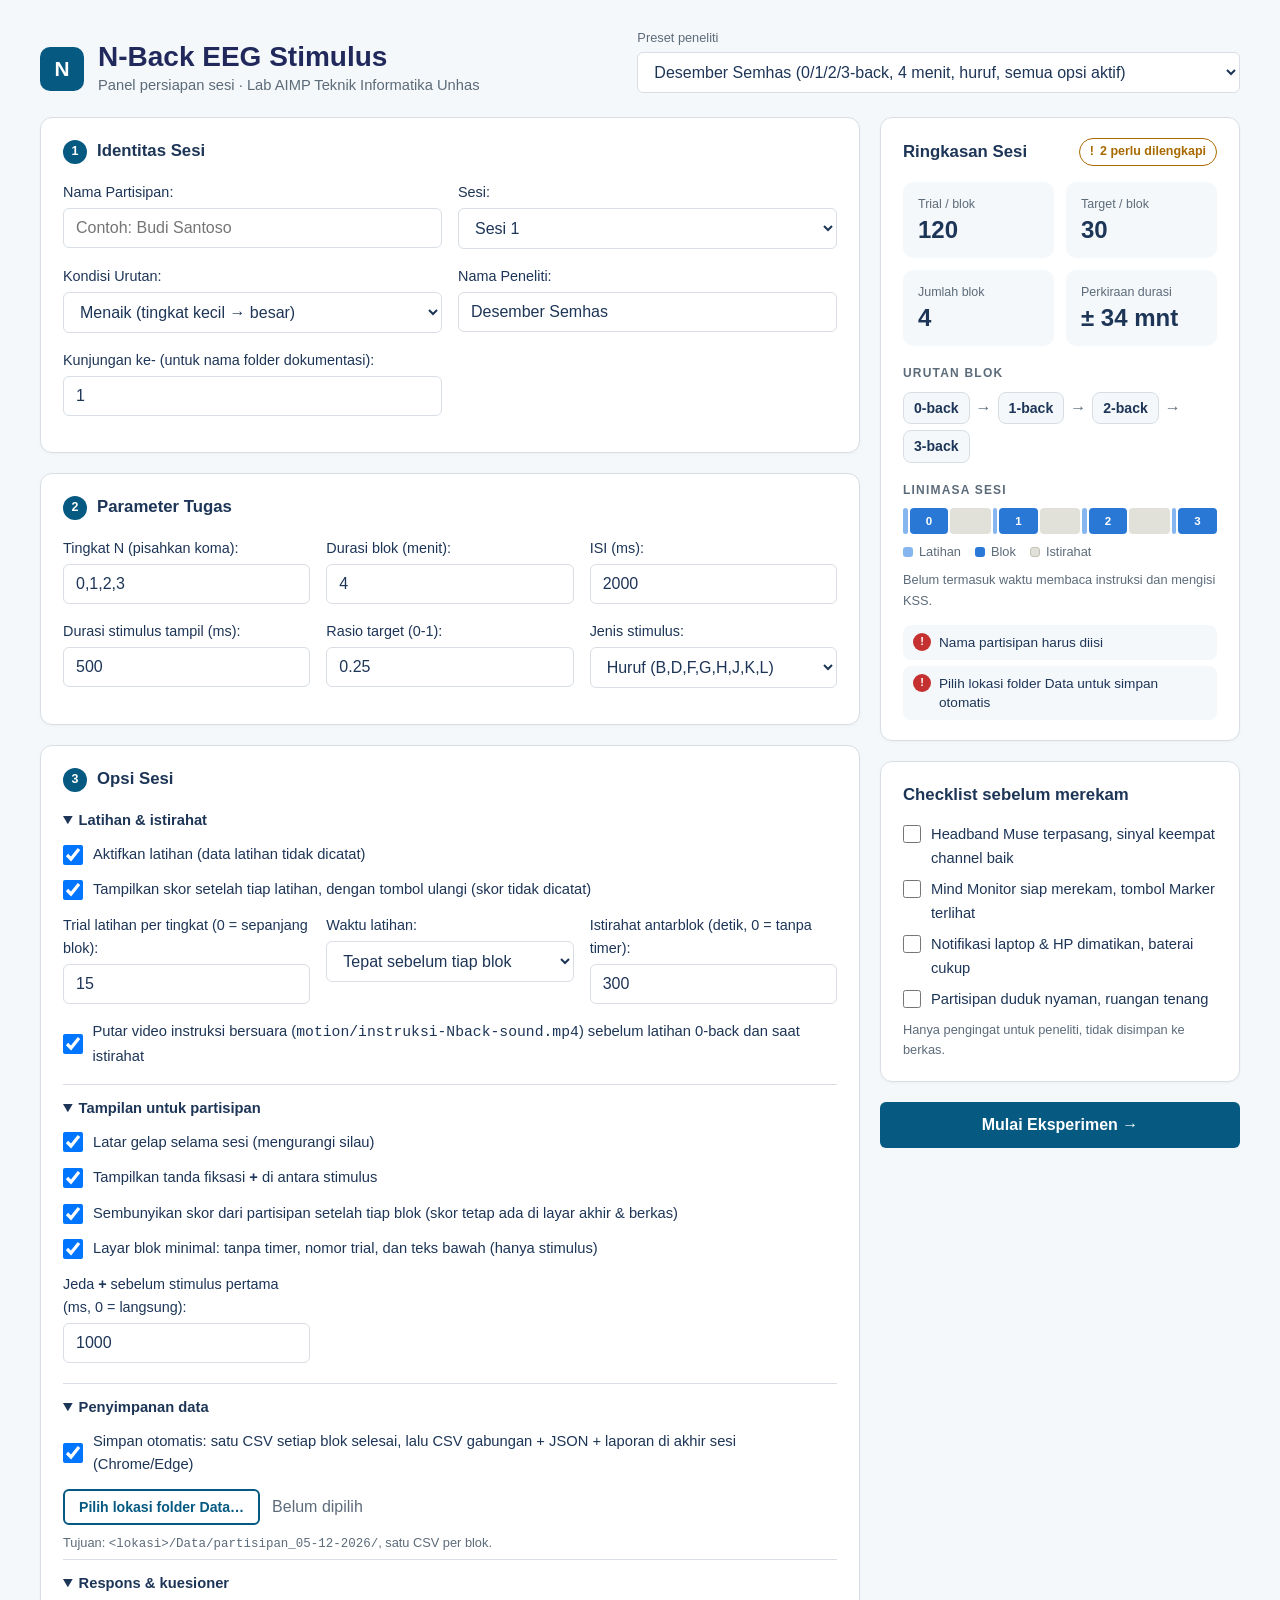
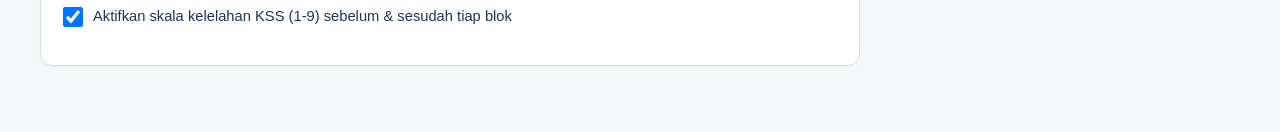
<file: index.html>
<!DOCTYPE html>
<html lang="id">
<head>
  <meta charset="UTF-8">
  <meta name="viewport" content="width=device-width, initial-scale=1.0">
  <title>N-Back EEG Stimulus Platform</title>
  <link rel="stylesheet" href="css/style.css">
</head>
<body>

  <!-- ================================================================ -->
  <!-- LAYAR 1: SETUP                                                     -->
  <!-- ================================================================ -->
  <section id="screen-setup" class="screen active dash-screen">
    <div class="dash">
      <header class="dash-topbar">
        <div class="dash-brand">
          <div class="dash-logo" aria-hidden="true">N</div>
          <div>
            <h1>N-Back EEG Stimulus</h1>
            <p class="dash-sub">Panel persiapan sesi · Lab AIMP Teknik Informatika Unhas</p>
          </div>
        </div>
        <label class="dash-preset">
          Preset peneliti
          <select id="preset-select">
            <option value="custom">Custom (isi manual)</option>
          </select>
        </label>
      </header>

      <div class="dash-grid">
      <div class="dash-main">

      <div class="card dash-card">
        <div class="dash-card-head"><span class="dash-step">1</span><h2>Identitas Sesi</h2></div>
        <div class="grid-2">
          <label>
            Nama Partisipan:
            <input type="text" id="participant-name" placeholder="Contoh: Budi Santoso" required>
          </label>
          <label>
            Sesi:
            <select id="session">
              <option value="S1">Sesi 1</option>
              <option value="S2">Sesi 2</option>
            </select>
          </label>
          <label>
            Kondisi Urutan:
            <select id="condition">
              <option value="menaik">Menaik (tingkat kecil → besar)</option>
              <option value="acak">Acak</option>
            </select>
          </label>
          <label>
            Nama Peneliti:
            <input type="text" id="researcher-name" placeholder="Contoh: Mutiah Arinil">
          </label>
          <label>
            Kunjungan ke- (untuk nama folder dokumentasi):
            <input type="number" id="visit-number" value="1" min="1" max="20">
          </label>
        </div>
      </div>

      <div class="card dash-card">
        <div class="dash-card-head"><span class="dash-step">2</span><h2>Parameter Tugas</h2></div>
        <div class="grid-3">
          <label>
            Tingkat N (pisahkan koma):
            <input type="text" id="n-levels" value="1,2,3" placeholder="1,2,3">
          </label>
          <label>
            Durasi blok (menit):
            <input type="number" id="block-duration" value="4" min="1" max="15">
          </label>
          <label>
            ISI (ms):
            <input type="number" id="isi" value="2000" min="500" max="5000" step="100">
          </label>
          <label>
            Durasi stimulus tampil (ms):
            <input type="number" id="stim-duration" value="500" min="100" max="2000" step="50">
          </label>
          <label>
            Rasio target (0-1):
            <input type="number" id="target-ratio" value="0.25" min="0.05" max="0.8" step="0.05">
          </label>
          <label>
            Jenis stimulus:
            <select id="stimulus-type">
              <option value="grid3x3">Kotak 3x3 (posisi)</option>
              <option value="letters">Huruf (B,D,F,G,H,J,K,L)</option>
              <option value="digits">Angka (1-8)</option>
            </select>
          </label>
        </div>

        <div id="grid-hint" class="note">
          Mode kotak 3x3: satu sel menyala tiap trial. Partisipan menekan <strong>SPASI</strong>
          (atau mengklik/menyentuh layar) kalau posisi sel sama dengan posisi N langkah sebelumnya.
          Untuk 0-back (ground truth baseline), partisipan menekan SPASI saat kotak tengah menyala.
          Kolom <code>stimulus</code> di CSV berisi posisi sel, contoh <code>r2c2</code> (kotak tengah) atau <code>r2c3</code>.
        </div>
      </div>

      <div class="card dash-card">
        <div class="dash-card-head"><span class="dash-step">3</span><h2>Opsi Sesi</h2></div>

        <details class="dash-group" open>
          <summary>Latihan &amp; istirahat</summary>
          <label class="toggle">
            <input type="checkbox" id="enable-practice" checked>
            <span>Aktifkan latihan (data latihan tidak dicatat)</span>
          </label>
          <label class="toggle">
            <input type="checkbox" id="show-practice-feedback">
            <span>Tampilkan skor setelah tiap latihan, dengan tombol ulangi (skor tidak dicatat)</span>
          </label>
          <div class="grid-3 options-grid">
            <label>
              Trial latihan per tingkat (0 = sepanjang blok):
              <input type="number" id="practice-trials" value="0" min="0" max="300">
            </label>
            <label>
              Waktu latihan:
              <select id="practice-placement">
                <option value="per_block">Tepat sebelum tiap blok</option>
                <option value="before_session">Semua di awal sesi, sebelum blok 1</option>
              </select>
            </label>
            <label>
              Istirahat antarblok (detik, 0 = tanpa timer):
              <input type="number" id="rest-seconds" value="0" min="0" max="900" step="10">
            </label>
          </div>
          <label class="toggle">
            <input type="checkbox" id="motion-videos">
            <span>Putar video instruksi bersuara (<code>motion/instruksi-Nback-sound.mp4</code>) sebelum latihan 0-back dan saat istirahat</span>
          </label>
        </details>

        <details class="dash-group" open>
          <summary>Tampilan untuk partisipan</summary>
          <label class="toggle">
            <input type="checkbox" id="dark-theme">
            <span>Latar gelap selama sesi (mengurangi silau)</span>
          </label>
          <label class="toggle">
            <input type="checkbox" id="show-fixation">
            <span>Tampilkan tanda fiksasi <strong>+</strong> di antara stimulus</span>
          </label>
          <label class="toggle">
            <input type="checkbox" id="hide-block-feedback">
            <span>Sembunyikan skor dari partisipan setelah tiap blok (skor tetap ada di layar akhir &amp; berkas)</span>
          </label>
          <label class="toggle">
            <input type="checkbox" id="minimal-block-screen">
            <span>Layar blok minimal: tanpa timer, nomor trial, dan teks bawah (hanya stimulus)</span>
          </label>
          <div class="grid-3 options-grid">
            <label>
              Jeda <strong>+</strong> sebelum stimulus pertama (ms, 0 = langsung):
              <input type="number" id="lead-in-ms" value="0" min="0" max="5000" step="100">
            </label>
          </div>
        </details>

        <details class="dash-group" open>
          <summary>Penyimpanan data</summary>
          <label class="toggle">
            <input type="checkbox" id="autosave-per-block">
            <span>Simpan otomatis: satu CSV setiap blok selesai, lalu CSV gabungan + JSON + laporan di akhir sesi (Chrome/Edge)</span>
          </label>
          <div id="autosave-folder-row" class="folder-row" style="display:none">
            <button type="button" id="btn-pick-data-root" class="btn-secondary btn-small">Pilih lokasi folder Data…</button>
            <span id="data-root-label" class="muted">Belum dipilih</span>
          </div>
          <p id="autosave-path-preview" class="dash-footnote" style="display:none"></p>
        </details>

        <details class="dash-group" open>
          <summary>Respons &amp; kuesioner</summary>
          <label class="toggle">
            <input type="checkbox" id="enable-fatigue">
            <span>Aktifkan skala kelelahan KSS (1-9) sebelum &amp; sesudah tiap blok</span>
          </label>
          <label class="toggle" id="row-randomize-layout">
            <input type="checkbox" id="randomize-layout">
            <span>Acak posisi kotak-kotak di layar (catatan: analisis wajib memakai urutan tampil)</span>
          </label>
          <label class="toggle" id="row-click-response">
            <input type="checkbox" id="enable-click-response" checked>
            <span>Izinkan partisipan menjawab dengan klik/sentuh layar, bukan hanya SPASI</span>
          </label>
        </details>
      </div>

      </div><!-- /.dash-main -->

      <aside class="dash-side">
        <div class="card dash-card">
          <div class="dash-card-head">
            <h2>Ringkasan Sesi</h2>
            <span id="setup-status" class="status-chip"></span>
          </div>
          <div class="kpi-grid kpi-grid-2">
            <div class="kpi"><div class="kpi-label">Trial / blok</div><div id="sum-trials" class="kpi-value">-</div></div>
            <div class="kpi"><div class="kpi-label">Target / blok</div><div id="sum-targets" class="kpi-value">-</div></div>
            <div class="kpi"><div class="kpi-label">Jumlah blok</div><div id="sum-blocks" class="kpi-value">-</div></div>
            <div class="kpi"><div class="kpi-label">Perkiraan durasi</div><div id="sum-duration" class="kpi-value">-</div></div>
          </div>

          <h3 class="dash-label">Urutan blok</h3>
          <div id="sum-order" class="order-chips"></div>

          <h3 class="dash-label">Linimasa sesi</h3>
          <div id="sum-timeline" class="timeline-bar"></div>
          <div class="timeline-legend">
            <span><i class="sw sw-practice"></i>Latihan</span>
            <span><i class="sw sw-block"></i>Blok</span>
            <span><i class="sw sw-rest"></i>Istirahat</span>
          </div>
          <p class="dash-footnote">Belum termasuk waktu membaca instruksi dan mengisi KSS.</p>

          <ul id="sum-issues" class="issue-list"></ul>
        </div>

        <div class="card dash-card">
          <h2>Checklist sebelum merekam</h2>
          <label class="toggle check-item"><input type="checkbox"><span>Headband Muse terpasang, sinyal keempat channel baik</span></label>
          <label class="toggle check-item"><input type="checkbox"><span>Mind Monitor siap merekam, tombol Marker terlihat</span></label>
          <label class="toggle check-item"><input type="checkbox"><span>Notifikasi laptop &amp; HP dimatikan, baterai cukup</span></label>
          <label class="toggle check-item"><input type="checkbox"><span>Partisipan duduk nyaman, ruangan tenang</span></label>
          <p class="dash-footnote">Hanya pengingat untuk peneliti, tidak disimpan ke berkas.</p>
        </div>

        <div id="start-validation-error" class="warning alert-error" style="display:none"></div>
        <button id="btn-start" class="btn-primary btn-block">Mulai Eksperimen →</button>
      </aside>
      </div><!-- /.dash-grid -->
    </div>
  </section>

  <!-- ================================================================ -->
  <!-- LAYAR 2: INSTRUKSI + QUICK TIPS                                   -->
  <!-- ================================================================ -->
  <section id="screen-instructions" class="screen">
    <div class="container">
      <div id="rest-banner" class="rest-banner" style="display:none">
        <p class="rest-title">Istirahat</p>
        <div id="rest-timer" class="rest-timer">02:00</div>
        <!-- motion_videos: motion/instruksi-<n>back-sound.mp4 untuk blok berikutnya, bersuara & berulang -->
        <video id="rest-video" class="motion-video" loop playsinline disablepictureinpicture preload="auto" style="display:none"></video>
        <p class="rest-note">Tetap duduk santai dan jangan melepas headband.</p>
      </div>
      <p id="practice-phase-label" class="phase-label" style="display:none"></p>
      <h1>Instruksi Tugas</h1>
      <!-- motion_videos: video instruksi 0-back sebelum latihan 0-back (bukan layar penuh) -->
      <video id="instruction-video" class="motion-video" loop playsinline disablepictureinpicture preload="auto" style="display:none"></video>
      <div class="card instruction-card">
        <h2>Cara Mengerjakan Tugas <span id="current-n-display"></span>-back</h2>
        <div id="instructions-body"></div>
        <!-- diisi oleh buildInstructions() -->
        <p id="tips-body" class="instruction-tip"></p>
      </div>

      <div class="instruction-footer">
        <div class="progress-info">
          Blok <span id="block-current">1</span> dari <span id="block-total">3</span>
        </div>
        <button id="btn-continue-to-practice-or-fatigue" class="btn-primary">Lanjut →</button>
      </div>
    </div>
  </section>

  <!-- ================================================================ -->
  <!-- LAYAR 2b: PRACTICE INTRO                                          -->
  <!-- ================================================================ -->
  <section id="screen-practice-intro" class="screen">
    <div class="container">
      <h1>Sesi Latihan</h1>
      <div class="card">
        <h2>Latihan <span id="practice-intro-n"></span>-back</h2>
        <p>Ini pemanasan: <strong><span id="practice-intro-trials">120</span> trial</strong> dengan aturan main yang sama seperti blok sebenarnya.</p>
        <p id="practice-note"></p>
        <p class="note">💡 Latihan ini bebas tekanan. Fokus pada memahami ritme tugas, bukan performa.</p>
      </div>
      <div class="btn-group">
        <button id="btn-start-practice" class="btn-primary">Mulai Latihan →</button>
        <button id="btn-skip-practice" class="btn-secondary">Lewati Latihan</button>
      </div>
    </div>
  </section>

  <!-- ================================================================ -->
  <!-- LAYAR 2b-2: HASIL LATIHAN (show_practice_feedback)                -->
  <!-- Skor dihitung dari runner.results, TIDAK dari logger.             -->
  <!-- ================================================================ -->
  <section id="screen-practice-result" class="screen">
    <div class="container">
      <p class="phase-label">LATIHAN · DATA TIDAK DICATAT</p>
      <h1>Hasil Latihan <span id="practice-result-n"></span>-back</h1>
      <div class="card instruction-card">
        <div class="practice-score">
          <div class="ps-item">
            <div class="ps-value" id="ps-hit">-</div>
            <div class="ps-label">Target yang berhasil ditekan</div>
          </div>
          <div class="ps-item">
            <div class="ps-value" id="ps-miss">-</div>
            <div class="ps-label">Target terlewat</div>
          </div>
          <div class="ps-item">
            <div class="ps-value" id="ps-fa">-</div>
            <div class="ps-label">Salah tekan (bukan target)</div>
          </div>
        </div>
        <p id="practice-result-note" class="instruction-tip"></p>
      </div>
      <div class="instruction-footer">
        <button id="btn-practice-retry" class="btn-secondary">↻ Ulangi Latihan Ini</button>
        <button id="btn-practice-result-continue" class="btn-primary">Lanjut →</button>
      </div>
    </div>
  </section>

  <!-- ================================================================ -->
  <!-- LAYAR 2c: PRACTICE DONE                                           -->
  <!-- ================================================================ -->
  <section id="screen-practice-done" class="screen">
    <div class="container">
      <h1>Latihan Selesai!</h1>
      <div class="card">
        <p>Bagus! Anda sudah merasakan ritme tugas.</p>
        <p>Sekarang kita akan mulai <strong>perekaman sebenarnya</strong>. Fokus dan nikmati prosesnya.</p>
      </div>
      <button id="btn-continue-to-real-block" class="btn-primary">Lanjut ke Perekaman →</button>
    </div>
  </section>

  <!-- ================================================================ -->
  <!-- LAYAR 3: SKALA KELELAHAN                                          -->
  <!-- ================================================================ -->
  <section id="screen-fatigue" class="screen">
    <div class="container">
      <h1 id="fatigue-title">Skala Kelelahan Subjektif</h1>
      <p class="subtitle">Karolinska Sleepiness Scale (KSS)</p>
      <div class="card">
        <p><strong>Seberapa mengantuk atau lelah Anda saat ini?</strong></p>
        <div class="kss-scale">
          <div class="kss-option" data-value="1"><span>1</span>Sangat segar</div>
          <div class="kss-option" data-value="2"><span>2</span>Segar</div>
          <div class="kss-option" data-value="3"><span>3</span>Cukup segar</div>
          <div class="kss-option" data-value="4"><span>4</span>Agak segar</div>
          <div class="kss-option" data-value="5"><span>5</span>Netral</div>
          <div class="kss-option" data-value="6"><span>6</span>Agak lelah</div>
          <div class="kss-option" data-value="7"><span>7</span>Lelah, masih bisa fokus</div>
          <div class="kss-option" data-value="8"><span>8</span>Sangat lelah, sulit fokus</div>
          <div class="kss-option" data-value="9"><span>9</span>Mengantuk berat, hampir tertidur</div>
        </div>
      </div>
      <button id="btn-fatigue-continue" class="btn-primary" disabled>Lanjut →</button>
    </div>
  </section>

  <!-- ================================================================ -->
  <!-- LAYAR 4: COUNTDOWN                                                -->
  <!-- ================================================================ -->
  <section id="screen-countdown" class="screen">
    <div class="container countdown-container">
      <div id="marker-info" class="marker-info">
        <p><strong>PENANDA WAKTU MULAI</strong></p>
        <p>Tekan tombol Marker di Mind Monitor bersamaan dengan angka <strong>1</strong></p>
      </div>
      <div id="countdown-target" class="countdown-target" style="display:none">
        <p>Huruf sasaran</p>
        <div id="countdown-target-letter" class="countdown-target-letter"></div>
      </div>
      <div id="countdown-display" class="countdown-number">3</div>
      <p id="countdown-label" class="countdown-label">Blok akan mulai dalam...</p>
    </div>
  </section>

  <!-- ================================================================ -->
  <!-- LAYAR 5: BLOK EKSPERIMEN                                          -->
  <!-- ================================================================ -->
  <section id="screen-block" class="screen">
    <div class="block-header">
      <div class="block-info">
        Blok <span id="block-info-n"></span>-back
        <span class="separator">·</span>
        <span id="block-info-timer">05:00</span>
        <span class="separator">·</span>
        Trial <span id="block-info-trial">0</span>/<span id="block-info-total">0</span>
      </div>
    </div>
    <div class="stimulus-container">
      <div id="grid-3x3" class="grid-3x3 hidden">
        <div class="grid-cell" data-row="1" data-col="1"></div>
        <div class="grid-cell" data-row="1" data-col="2"></div>
        <div class="grid-cell" data-row="1" data-col="3"></div>
        <div class="grid-cell" data-row="2" data-col="1"></div>
        <div class="grid-cell" data-row="2" data-col="2"></div>
        <div class="grid-cell" data-row="2" data-col="3"></div>
        <div class="grid-cell" data-row="3" data-col="1"></div>
        <div class="grid-cell" data-row="3" data-col="2"></div>
        <div class="grid-cell" data-row="3" data-col="3"></div>
      </div>
      <div id="stimulus-display" class="stimulus"></div>
    </div>
    <div class="block-footer">
      <p>Tekan SPASI jika cocok dengan <span id="block-n-back-display"></span></p>
      <div id="key-indicator" class="key-indicator">SPASI</div>
    </div>
  </section>

  <!-- ================================================================ -->
  <!-- LAYAR 5b: BLOCK SUMMARY (ANTAR BLOK)                              -->
  <!-- ================================================================ -->
  <section id="screen-block-summary" class="screen">
    <div class="container">
      <h1 id="block-summary-title">Blok Selesai!</h1>
      <div class="card">
        <h2>Ringkasan Kinerja Blok</h2>
        <div id="block-summary-content"></div>
      </div>
      <button id="btn-continue-from-block-summary" class="btn-primary">Lanjut →</button>
    </div>
  </section>

  <!-- ================================================================ -->
  <!-- LAYAR 5c: CEK RESPONS (kalau blok tidak merekam respons sama sekali) -->
  <!-- ================================================================ -->
  <section id="screen-response-check" class="screen">
    <div class="container">
      <h1>Periksa Blok Ini</h1>
      <div class="card">
        <div id="response-check-body"></div>
        <label>
          Pilihan:
          <select id="response-check-choice">
            <option value="ulang">Ulangi blok ini sekarang (data blok ini dibuang)</option>
            <option value="lanjut">Lanjutkan dan simpan apa adanya (respons kosong)</option>
            <option value="berhenti">Lanjut tanpa mengulang (sama seperti lanjut)</option>
          </select>
        </label>
      </div>
      <button id="btn-continue-after-response-check" class="btn-primary">Lanjut →</button>
    </div>
  </section>

  <!-- ================================================================ -->
  <!-- LAYAR 6: HASIL AKHIR                                              -->
  <!-- ================================================================ -->
  <section id="screen-finished" class="screen dash-screen">
    <div class="dash">
      <header class="dash-topbar">
        <div>
          <p class="dash-eyebrow">Sesi selesai · Terima kasih atas partisipasi Anda</p>
          <h1>Hasil Sesi</h1>
          <p id="result-meta" class="dash-sub"></p>
        </div>
        <div class="dash-actions">
          <button id="btn-new-session" class="btn-secondary">Mulai Sesi Baru</button>
        </div>
      </header>

      <!-- diisi oleh buildResultDashboard(): kartu angka, grafik, tabel per blok, penanda waktu -->
      <div id="summary-content"></div>

      <div class="dash-grid-2">
        <div class="card dash-card dash-card-alert">
          <h2>Ekspor Data <span class="dash-badge">Wajib sebelum menutup halaman</span></h2>
          <p>Simpan ke folder dokumentasi (CSV, JSON, laporan, dan checklist sekaligus), atau unduh satu per satu.</p>
          <button id="btn-finish-session" class="btn-primary btn-block">Selesaikan Sesi &amp; Simpan Berkas</button>
          <div class="btn-group">
            <button id="btn-download-csv" class="btn-secondary">Download CSV (semua blok)</button>
            <button id="btn-download-json" class="btn-secondary">Download JSON</button>
            <button id="btn-download-report" class="btn-secondary">Download Laporan</button>
          </div>
          <h3 class="dash-label">CSV satu tingkat saja</h3>
          <div id="per-block-export" class="btn-group"></div>
          <ul id="autosave-status" class="issue-list"></ul>
          <p class="dash-footnote">Nama folder: <code id="doc-folder-name">-</code><br>
          Nama file unduhan: <code>{nama partisipan}_{sesi}_{kondisi}_{tanggal}.csv</code></p>
        </div>

        <div class="card dash-card">
          <h2>Berkas yang Dikumpulkan</h2>
          <ul id="doc-list" class="doc-list"></ul>
          <button id="btn-fill-documentation" class="btn-secondary">Perbarui Daftar Dokumentasi</button>
        </div>
      </div>
    </div>
  </section>

  <!-- ================================================================ -->
  <!-- LAYAR 7: HASIL PENYIMPANAN DOKUMENTASI                            -->
  <!-- ================================================================ -->
  <section id="screen-documentation" class="screen">
    <div class="container">
      <h1>Dokumentasi Sesi</h1>
      <div class="card">
        <h2>Folder: <span id="doc-folder-name-2"></span></h2>
        <p id="doc-save-status" class="note"></p>
        <p>Cari folder tersebut di komputer (lokasi yang dipilih saat menyimpan), lalu tambahkan berkas
        dari Mind Monitor ke dalam folder yang sama.</p>
        <ul id="doc-list-2" class="doc-list"></ul>
      </div>
      <div class="btn-group">
        <button id="btn-back-to-result" class="btn-primary">← Kembali ke Ringkasan Sesi</button>
      </div>
    </div>
  </section>

  <!-- SCRIPTS - urut: utils dulu, lalu modul yang bergantung padanya -->
  <script src="js/time-utils.js"></script>
  <script src="js/config.js"></script>
  <script src="js/stimulus.js"></script>
  <script src="js/logger.js"></script>
  <script src="js/experiment.js"></script>
  <script src="js/storage.js"></script>
  <script src="js/dashboard.js"></script>
  <script src="js/main.js"></script>

</body>
</html>
</file>
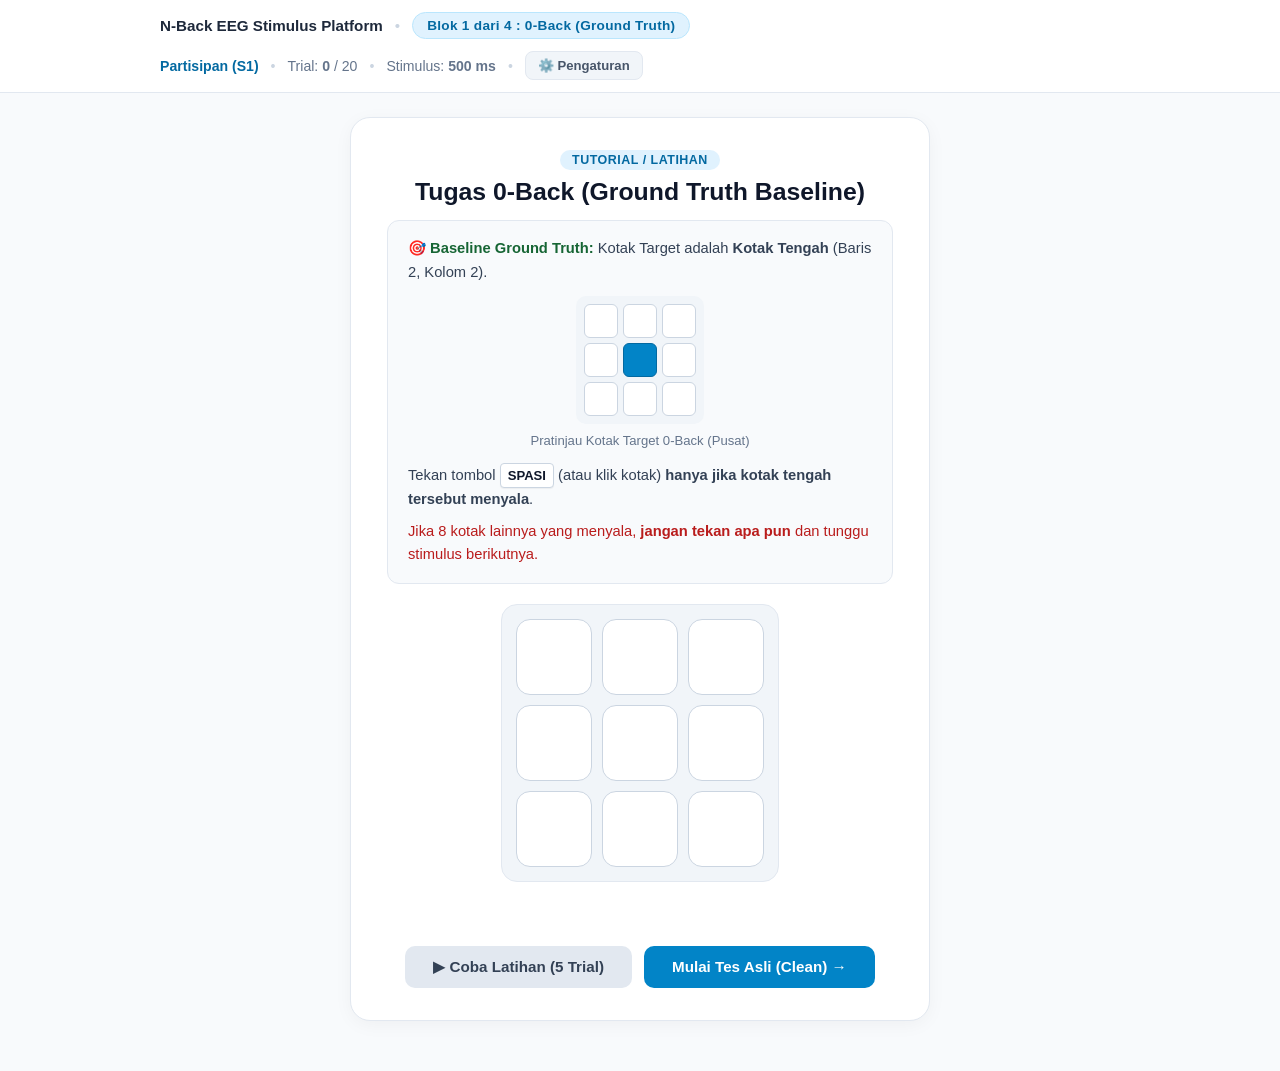
<file: nback-3x3.html>
<!DOCTYPE html>
<html lang="id">
<head>
  <meta charset="UTF-8">
  <meta name="viewport" content="width=device-width, initial-scale=1.0">
  <title>Tugas N-Back 3×3 - N-Back EEG Stimulus Platform</title>
  <style>
    :root {
      --bg-page: #f8fafc;
      --card-bg: #ffffff;
      --border-color: #e2e8f0;
      --border-subtle: #cbd5e1;
      --primary-blue: #0284c7;
      --primary-blue-hover: #0369a1;
      --btn-match: #475569;
      --btn-match-hover: #334155;
      --text-main: #0f172a;
      --text-muted: #64748b;
      --grid-bg: #f1f5f9;
      --correct-green: #16a34a;
      --incorrect-red: #dc2626;
    }

    * {
      box-sizing: border-box;
      margin: 0;
      padding: 0;
      font-family: -apple-system, BlinkMacSystemFont, "Segoe UI", Roboto, Helvetica, Arial, sans-serif;
    }

    body {
      background-color: var(--bg-page);
      color: var(--text-main);
      min-height: 100vh;
      display: flex;
      flex-direction: column;
      align-items: center;
      padding-bottom: 50px;
    }

    /* Template Header standar stimulus platform */
    .app-header {
      width: 100%;
      background: #ffffff;
      border-bottom: 1px solid var(--border-color);
      padding: 12px 28px;
      display: flex;
      justify-content: center;
      margin-bottom: 24px;
    }

    .header-container {
      width: 100%;
      max-width: 960px;
      display: flex;
      justify-content: space-between;
      align-items: center;
      flex-wrap: wrap;
      gap: 12px;
    }

    .header-brand {
      display: flex;
      align-items: center;
      gap: 12px;
      font-size: 0.95rem;
      font-weight: 600;
      color: var(--text-main);
    }

    .app-title {
      font-weight: 700;
      color: #1e293b;
    }

    .separator {
      color: var(--border-subtle);
      font-weight: 400;
    }

    /* Badge blok aktif non-klik */
    .block-badge {
      background: #e0f2fe;
      color: #0369a1;
      padding: 5px 14px;
      border-radius: 20px;
      font-weight: 700;
      font-size: 0.85rem;
      border: 1px solid #bae6fd;
      letter-spacing: 0.3px;
    }

    .header-meta {
      font-size: 0.88rem;
      color: var(--text-muted);
      display: flex;
      align-items: center;
      gap: 12px;
      font-variant-numeric: tabular-nums;
    }

    .header-btn {
      text-decoration: none;
      color: #475569;
      background: #f1f5f9;
      border: 1px solid var(--border-color);
      padding: 6px 12px;
      border-radius: 8px;
      font-size: 0.82rem;
      font-weight: 600;
      transition: background 0.15s ease;
    }

    .header-btn:hover {
      background: #e2e8f0;
      color: var(--text-main);
    }

    /* Main Card */
    .card-container {
      width: 100%;
      max-width: 580px;
      background: var(--card-bg);
      border: 1px solid var(--border-color);
      border-radius: 20px;
      padding: 32px 36px;
      box-shadow: 0 4px 20px -2px rgba(0, 0, 0, 0.05);
      position: relative;
      margin: 0 16px;
    }

    .card-header {
      text-align: center;
      margin-bottom: 20px;
    }

    .training-title {
      font-size: 1.55rem;
      font-weight: 700;
      color: var(--text-main);
      margin-bottom: 4px;
    }

    .mode-phase-badge {
      display: inline-block;
      font-size: 0.78rem;
      font-weight: 700;
      padding: 3px 12px;
      border-radius: 9999px;
      text-transform: uppercase;
      letter-spacing: 0.5px;
      margin-bottom: 8px;
    }

    .badge-tutorial {
      background: #e0f2fe;
      color: #0369a1;
    }

    .badge-groundtruth {
      background: #f0fdf4;
      color: #166534;
      border: 1px solid #bbf7d0;
    }

    .badge-test {
      background: #fef3c7;
      color: #b45309;
    }

    /* Explanation Box */
    .tutorial-explanation-box {
      margin-top: 14px;
      padding: 16px 20px;
      background: #f8fafc;
      border: 1px solid var(--border-color);
      border-radius: 12px;
      text-align: left;
      font-size: 0.92rem;
      line-height: 1.6;
      color: #334155;
    }

    .tutorial-explanation-box p {
      margin-bottom: 8px;
    }

    .tutorial-explanation-box p:last-child {
      margin-bottom: 0;
    }

    .target-preview-wrapper {
      display: flex;
      flex-direction: column;
      align-items: center;
      margin: 12px 0;
      gap: 6px;
    }

    .grid-preview-mini {
      display: grid;
      grid-template-columns: repeat(3, 34px);
      grid-template-rows: repeat(3, 34px);
      gap: 5px;
      background: #f1f5f9;
      padding: 8px;
      border-radius: 10px;
    }

    .grid-preview-mini .mini-tile {
      background: #ffffff;
      border: 1px solid var(--border-subtle);
      border-radius: 6px;
    }

    .grid-preview-mini .mini-tile.target-active {
      background: var(--primary-blue);
      border-color: #0369a1;
    }

    .kbd {
      display: inline-block;
      background: #ffffff;
      border: 1px solid var(--border-subtle);
      border-radius: 4px;
      padding: 1px 7px;
      font-size: 0.82rem;
      font-weight: 700;
      color: var(--text-main);
      box-shadow: 0 1px 1px rgba(0,0,0,0.05);
    }

    /* Progress & Score Bar */
    .progress-section {
      margin-top: 18px;
      margin-bottom: 14px;
      display: none;
    }

    .progress-section.visible {
      display: block;
    }

    .progress-labels {
      display: flex;
      justify-content: space-between;
      font-size: 0.88rem;
      font-weight: 600;
      color: var(--text-muted);
      margin-bottom: 8px;
    }

    .progress-track {
      width: 100%;
      height: 6px;
      background: #e2e8f0;
      border-radius: 9999px;
      overflow: hidden;
    }

    .progress-fill {
      height: 100%;
      background: var(--primary-blue);
      width: 0%;
      transition: width 0.2s ease;
    }

    /* 3x3 Board — Kotak outline SELALU tampak, hanya warna biru aktif yang padam saat jeda */
    .board-wrapper {
      display: flex;
      justify-content: center;
      margin: 20px 0 16px 0;
    }

    .board-container {
      background: var(--grid-bg);
      border-radius: 16px;
      padding: 14px;
      display: inline-block;
      border: 1.5px solid var(--border-color);
    }

    .grid-3x3 {
      display: grid;
      grid-template-columns: repeat(3, 76px);
      grid-template-rows: repeat(3, 76px);
      gap: 10px;
    }

    .grid-tile {
      background: #ffffff;
      border: 1.5px solid #cbd5e1;
      border-radius: 14px;
      transition: background 0.05s ease, border-color 0.05s ease, box-shadow 0.05s ease;
      cursor: pointer;
    }

    /* Kotak yang sedang menyala biru saat stimulus aktif */
    .grid-tile.active {
      background: #0284c7 !important;
      border-color: #0369a1 !important;
      box-shadow: 0 4px 12px rgba(2, 132, 199, 0.4);
    }

    /* Feedback Display */
    .feedback-area {
      min-height: 32px;
      display: flex;
      align-items: center;
      justify-content: center;
      margin-bottom: 16px;
      font-size: 0.95rem;
      font-weight: 600;
    }

    .feedback-correct {
      color: var(--correct-green);
      display: flex;
      align-items: center;
      gap: 6px;
    }

    .feedback-incorrect {
      color: var(--incorrect-red);
      display: flex;
      align-items: center;
      gap: 6px;
    }

    /* Action Buttons */
    .btn-row {
      display: flex;
      justify-content: center;
      gap: 12px;
      flex-wrap: wrap;
    }

    .btn {
      display: inline-flex;
      align-items: center;
      justify-content: center;
      gap: 8px;
      padding: 12px 28px;
      font-size: 0.95rem;
      font-weight: 600;
      border-radius: 10px;
      border: none;
      cursor: pointer;
      transition: all 0.15s ease;
      user-select: none;
    }

    .btn:active {
      transform: translateY(1px);
    }

    .btn-primary {
      background: var(--primary-blue);
      color: #ffffff;
    }

    .btn-primary:hover {
      background: var(--primary-blue-hover);
    }

    .btn-secondary {
      background: #e2e8f0;
      color: #334155;
    }

    .btn-secondary:hover {
      background: #cbd5e1;
    }

    .btn-match {
      background: var(--btn-match);
      color: #ffffff;
      min-width: 180px;
    }

    .btn-match:hover {
      background: var(--btn-match-hover);
    }

    .btn-success {
      background: #16a34a;
      color: #ffffff;
    }

    .btn-success:hover {
      background: #15803d;
    }

    .btn:disabled {
      opacity: 0.6;
      cursor: not-allowed;
    }
  </style>
</head>
<body>

  <!-- Header Standar Stimulus Platform -->
  <header class="app-header">
    <div class="header-container">
      <div class="header-brand">
        <span class="app-title">N-Back EEG Stimulus Platform</span>
        <span class="separator">•</span>
        <!-- Menampilkan blok aktif secara otomatis sesuai urutan yang dipilih peneliti -->
        <span id="header-block-badge" class="block-badge">Blok 1 dari 1 (1-Back)</span>
      </div>
      <div class="header-meta">
        <span id="participant-meta" style="font-weight:600; color:#0369a1;">Partisipan: -</span>
        <span class="separator">•</span>
        <span>Trial: <strong id="header-trial">0</strong> / <span id="header-total">20</span></span>
        <span class="separator">•</span>
        <span>Stimulus: <strong id="header-stim-dur">500 ms</strong></span>
        <span class="separator">•</span>
        <a href="index.html" class="header-btn" title="Kembali ke formulir setting peneliti">⚙️ Pengaturan</a>
      </div>
    </div>
  </header>

  <!-- Main Card -->
  <main class="card-container">
    <div class="card-header">
      <span id="badge-phase" class="mode-phase-badge badge-tutorial">Tutorial / Latihan</span>
      <h1 id="title-mode" class="training-title">Tugas 1-Back</h1>

      <!-- Bagian Penjelasan: HANYA MUNCUL DI TAHAP TUTORIAL / LATIHAN -->
      <div id="tutorial-box" class="tutorial-explanation-box">
        <div id="tutorial-text">
          <!-- Diisi dinamis berdasarkan tingkat N aktif -->
        </div>
      </div>
    </div>

    <!-- Progress & Score (Muncul saat tes berjalan) -->
    <div id="progress-section" class="progress-section">
      <div class="progress-labels">
        <span id="label-progress">Progres: 0 / 20</span>
        <span id="label-score">Akurasi: 0%</span>
      </div>
      <div class="progress-track">
        <div id="progress-fill" class="progress-fill"></div>
      </div>
    </div>

    <!-- 3x3 Board — Kotak outline SELALU tetap ada -->
    <div class="board-wrapper">
      <div class="board-container">
        <div id="grid-board" class="grid-3x3">
          <div class="grid-tile" data-index="0" data-row="1" data-col="1"></div>
          <div class="grid-tile" data-index="1" data-row="1" data-col="2"></div>
          <div class="grid-tile" data-index="2" data-row="1" data-col="3"></div>
          <div class="grid-tile" data-index="3" data-row="2" data-col="1"></div>
          <div class="grid-tile" data-index="4" data-row="2" data-col="2"></div>
          <div class="grid-tile" data-index="5" data-row="2" data-col="3"></div>
          <div class="grid-tile" data-index="6" data-row="3" data-col="1"></div>
          <div class="grid-tile" data-index="7" data-row="3" data-col="2"></div>
          <div class="grid-tile" data-index="8" data-row="3" data-col="3"></div>
        </div>
      </div>
    </div>

    <!-- Feedback (Benar / Salah) -->
    <div class="feedback-area">
      <div id="feedback-display"></div>
    </div>

    <!-- Tombol Aksi Tutorial -->
    <div class="btn-row" id="tutorial-actions">
      <button id="btn-start-practice" class="btn btn-secondary">▶ Coba Latihan (5 Trial)</button>
      <button id="btn-start-real-test" class="btn btn-primary">Mulai Tes Asli (Clean) →</button>
    </div>

    <!-- Tombol Respons saat Tes Berjalan (Hanya Cocok SPASI) -->
    <div class="btn-row" id="running-actions" style="display:none;">
      <button id="btn-match" class="btn btn-match">Cocok! (SPASI)</button>
    </div>
  </main>

  <!-- Script utilitas pencatatan & timing -->
  <script src="js/time-utils.js"></script>
  <script src="js/stimulus.js"></script>
  <script src="js/logger.js"></script>

  <script>
    // Ambil konfigurasi dari localStorage jika ada
    let activeConfig = null;
    try {
      const stored = localStorage.getItem("nback_eeg_config");
      if (stored) {
        activeConfig = JSON.parse(stored);
      }
    } catch (e) {
      console.warn("Gagal membaca activeConfig:", e);
    }

    // Default konfigurasi jika tidak ditemukan
    if (!activeConfig) {
      activeConfig = {
        researcher: "Peneliti",
        participant_name: "Partisipan",
        session: "S1",
        condition: "menaik",
        n_levels: [0, 1, 2, 3],
        block_duration_minutes: 4,
        isi_ms: 2000,
        stimulus_duration_ms: 500,
        target_ratio: 0.25,
        stimulus_type: "grid3x3",
        enable_click_response: true
      };
    }

    // Susun urutan blok berdasarkan condition (menaik / acak)
    let blockOrder = [];
    if (typeof planBlockOrder === 'function') {
      blockOrder = planBlockOrder(activeConfig.n_levels || [0, 1, 2, 3], activeConfig.condition || 'menaik');
    } else {
      blockOrder = [...(activeConfig.n_levels || [0, 1, 2, 3])];
      if (activeConfig.condition === 'menaik') {
        blockOrder.sort((a, b) => a - b);
      }
    }
    if (!blockOrder.length) blockOrder = [0, 1, 2, 3];

    let currentBlockIndex = 0;
    let currentN = blockOrder[currentBlockIndex];

    let currentPhase = 'tutorial'; // 'tutorial' | 'practice' | 'real_test'
    let stimDurationMs = activeConfig.stimulus_duration_ms || 500;
    let isiMs = activeConfig.isi_ms || 2000;
    const practiceTrials = 5;

    // Hitung total trials untuk blok riil
    let totalTrials = 20;
    if (activeConfig.block_duration_minutes && activeConfig.isi_ms) {
      const calc = Math.round((activeConfig.block_duration_minutes * 60 * 1000) / activeConfig.isi_ms);
      if (calc >= 10) totalTrials = calc;
    }

    const fixedTarget0Back = 4; // Kotak tengah (baris 2, kolom 2) untuk 0-Back ground truth

    let isGameRunning = false;
    let currentTrial = 0;
    let sequence = [];
    let gameTimer = null;
    let stimulusTimeout = null;
    let trialResponded = false;

    // Timing & Logging
    let currentTrialOnsetPerf = null;
    let currentTrialOnsetLocal = null;
    let currentTrialOnsetIso = null;
    let currentResponseTs = null;
    let currentReactionTimeMs = null;
    let currentResponseSource = null;
    let experimentLogger = new ExperimentLogger(activeConfig);

    // Metrik performa
    let hits = 0;
    let falseAlarms = 0;
    let misses = 0;
    let correctRejections = 0;

    const tiles = document.querySelectorAll('.grid-tile');
    const titleMode = document.getElementById('title-mode');
    const badgePhase = document.getElementById('badge-phase');
    const tutorialBox = document.getElementById('tutorial-box');
    const tutorialText = document.getElementById('tutorial-text');
    const tutorialActions = document.getElementById('tutorial-actions');
    const runningActions = document.getElementById('running-actions');
    const btnStartPractice = document.getElementById('btn-start-practice');
    const btnStartRealTest = document.getElementById('btn-start-real-test');
    const btnMatch = document.getElementById('btn-match');
    const feedbackDisplay = document.getElementById('feedback-display');
    const progressSection = document.getElementById('progress-section');
    const progressFill = document.getElementById('progress-fill');
    const labelProgress = document.getElementById('label-progress');
    const labelScore = document.getElementById('label-score');
    const headerTrial = document.getElementById('header-trial');
    const headerTotal = document.getElementById('header-total');
    const headerStimDur = document.getElementById('header-stim-dur');
    const participantMeta = document.getElementById('participant-meta');
    const headerBlockBadge = document.getElementById('header-block-badge');

    // Inisialisasi Header Meta
    function setupHeader() {
      if (participantMeta && activeConfig) {
        participantMeta.textContent = `${activeConfig.participant_name} (${activeConfig.session})`;
      }
      if (headerStimDur) {
        headerStimDur.textContent = `${stimDurationMs} ms`;
      }
      updateBlockBadge();
    }

    function updateBlockBadge() {
      if (headerBlockBadge) {
        const totalBlocks = blockOrder.length;
        const blockNum = currentBlockIndex + 1;
        const nLabel = currentN === 0 ? "0-Back (Ground Truth)" : `${currentN}-Back`;
        headerBlockBadge.textContent = `Blok ${blockNum} dari ${totalBlocks} : ${nLabel}`;
      }
    }

    // Inisialisasi tampilan instruksi per level
    function updateInstructions() {
      updateBlockBadge();

      if (currentN === 0) {
        titleMode.textContent = "Tugas 0-Back (Ground Truth Baseline)";
        tutorialText.innerHTML = `
          <p><strong style="color:#166534;">🎯 Baseline Ground Truth:</strong> Kotak Target adalah <strong>Kotak Tengah</strong> (Baris 2, Kolom 2).</p>
          <div class="target-preview-wrapper">
            <div class="grid-preview-mini">
              <div class="mini-tile"></div><div class="mini-tile"></div><div class="mini-tile"></div>
              <div class="mini-tile"></div><div class="mini-tile target-active"></div><div class="mini-tile"></div>
              <div class="mini-tile"></div><div class="mini-tile"></div><div class="mini-tile"></div>
            </div>
            <span style="font-size:0.82rem; color:var(--text-muted);">Pratinjau Kotak Target 0-Back (Pusat)</span>
          </div>
          <p>Tekan tombol <span class="kbd">SPASI</span> (atau klik kotak) <strong>hanya jika kotak tengah tersebut menyala</strong>.</p>
          <p style="color:#b91c1c;">Jika 8 kotak lainnya yang menyala, <strong>jangan tekan apa pun</strong> dan tunggu stimulus berikutnya.</p>
        `;
      } else {
        titleMode.textContent = `Tugas ${currentN}-Back`;
        tutorialText.innerHTML = `
          <p>Anda akan melihat <strong>satu kotak biru menyala</strong> di dalam papan 3×3, posisinya berganti-ganti.</p>
          <p>Tugas Anda: bandingkan posisi kotak sekarang dengan posisi <strong>${currentN} langkah sebelumnya</strong>.</p>
          <p>Tekan tombol <span class="kbd">SPASI</span> (atau klik tombol Cocok) jika posisinya <strong>sama persis</strong> dengan ${currentN} langkah lalu.</p>
          <p style="color:#b91c1c;">Jika posisinya berbeda, <strong>jangan tekan apa pun</strong> dan tunggu stimulus berikutnya.</p>
        `;
      }
    }

    // Mengatur fase tampilan (Tutorial vs Latihan vs Tes Asli Clean)
    function setPhase(phase) {
      currentPhase = phase;
      stopGame();

      if (phase === 'tutorial') {
        badgePhase.textContent = currentN === 0 ? 'Ground Truth Baseline' : 'Tutorial / Latihan';
        badgePhase.className = currentN === 0 ? 'mode-phase-badge badge-groundtruth' : 'mode-phase-badge badge-tutorial';
        tutorialBox.style.display = 'block';
        tutorialActions.style.display = 'flex';
        runningActions.style.display = 'none';
        progressSection.classList.remove('visible');
        feedbackDisplay.innerHTML = '';
        headerTrial.textContent = '0';
        headerTotal.textContent = totalTrials;
      } else if (phase === 'practice') {
        badgePhase.textContent = `Sesi Latihan (${practiceTrials} Trial)`;
        badgePhase.className = 'mode-phase-badge badge-tutorial';
        tutorialBox.style.display = 'none';
        tutorialActions.style.display = 'none';
        runningActions.style.display = 'flex';
        progressSection.classList.add('visible');
        startStimulusRun(practiceTrials);
      } else if (phase === 'real_test') {
        const nTitle = currentN === 0 ? '0-Back (Ground Truth)' : `${currentN}-Back`;
        badgePhase.textContent = `Tes Asli: ${nTitle}`;
        badgePhase.className = 'mode-phase-badge badge-test';
        tutorialBox.style.display = 'none';
        tutorialActions.style.display = 'none';
        runningActions.style.display = 'flex';
        progressSection.classList.add('visible');

        // Log marker awal blok di logger
        if (experimentLogger && typeof experimentLogger.logBlockMarker === 'function') {
          experimentLogger.logBlockMarker({
            block_index: currentBlockIndex,
            block_n: currentN,
            event: "start",
            timestamp: typeof localTimestamp === 'function' ? localTimestamp() : new Date().toISOString()
          });
        }

        startStimulusRun(totalTrials);
      }
    }

    // Generator barisan stimulus (0, 1, 2, 3-Back)
    function generateSequence(n, length, targetRatio = 0.25) {
      const seq = [];
      const numTiles = 9;
      for (let i = 0; i < length; i++) {
        if (n === 0) {
          // 0-back: target adalah kotak tengah (index 4 / r2c2)
          if (Math.random() < targetRatio) {
            seq.push(fixedTarget0Back);
          } else {
            let pos;
            do {
              pos = Math.floor(Math.random() * numTiles);
            } while (pos === fixedTarget0Back);
            seq.push(pos);
          }
        } else {
          // n-back: target adalah posisi n langkah sebelumnya
          if (i >= n && Math.random() < targetRatio) {
            seq.push(seq[i - n]);
          } else {
            let pos;
            do {
              pos = Math.floor(Math.random() * numTiles);
            } while (i >= n && pos === seq[i - n]);
            seq.push(pos);
          }
        }
      }
      return seq;
    }

    function tileIndexToCode(idx) {
      const r = Math.floor(idx / 3) + 1;
      const c = (idx % 3) + 1;
      return `r${r}c${c}`;
    }

    function startStimulusRun(trialsCount) {
      isGameRunning = true;
      currentTrial = 0;
      hits = 0;
      falseAlarms = 0;
      misses = 0;
      correctRejections = 0;
      sequence = generateSequence(currentN, trialsCount, activeConfig.target_ratio || 0.25);

      headerTotal.textContent = trialsCount;
      progressFill.style.width = '0%';
      feedbackDisplay.innerHTML = '';
      updateScoreboard();

      nextTrial(trialsCount);
    }

    function nextTrial(maxTrials) {
      if (!isGameRunning) return;

      if (currentTrial >= maxTrials) {
        finishRun(maxTrials);
        return;
      }

      trialResponded = false;
      currentResponseSource = null;
      currentResponseTs = null;
      currentReactionTimeMs = null;

      const targetPos = sequence[currentTrial];

      let isTarget = false;
      if (currentN === 0) {
        isTarget = (targetPos === fixedTarget0Back);
      } else {
        isTarget = (currentTrial >= currentN && sequence[currentTrial] === sequence[currentTrial - currentN]);
      }

      currentTrial++;
      headerTrial.textContent = currentTrial;
      labelProgress.textContent = `Progres: ${currentTrial} / ${maxTrials}`;
      progressFill.style.width = `${(currentTrial / maxTrials) * 100}%`;

      // Catat onset stimulus
      currentTrialOnsetPerf = performance.now();
      currentTrialOnsetLocal = typeof localTimestamp === 'function' ? localTimestamp() : new Date().toISOString();
      currentTrialOnsetIso = typeof isoTimestamp === 'function' ? isoTimestamp() : new Date().toISOString();

      // Nyalakan kotak biru pada tile target (kotak lainnya tetap tampak)
      clearGrid();
      tiles[targetPos].classList.add('active');

      stimulusTimeout = setTimeout(() => {
        // Matikan warna biru aktif, KOTAK OUTLINE TETAP NAMPAK JELAS
        clearGrid();

        // Hitung hasil jika tidak ada respons sebelum stimulus padam
        const responded = trialResponded;
        if (isTarget && !responded) {
          misses++;
        } else if (!isTarget && !responded) {
          correctRejections++;
        }

        // Catat trial ke ExperimentLogger jika di fase tes asli
        if (currentPhase === 'real_test' && experimentLogger) {
          experimentLogger.logTrial({
            stim_onset_ts: currentTrialOnsetLocal,
            stim_onset_iso: currentTrialOnsetIso,
            block_index: currentBlockIndex,
            block_n: currentN,
            trial_num: currentTrial,
            stimulus: tileIndexToCode(targetPos),
            is_target: isTarget,
            response: responded ? (currentResponseSource || "spacebar") : "",
            response_ts: currentResponseTs || "",
            reaction_time_ms: currentReactionTimeMs ?? "",
            correct: isTarget ? responded : !responded
          });
        }

        updateScoreboard();

        // Jeda antar-stimulus (ISI) — Kotak-kotak 3x3 tetap ada di layar!
        gameTimer = setTimeout(() => {
          nextTrial(maxTrials);
        }, Math.max(100, isiMs - stimDurationMs));
      }, stimDurationMs);
    }

    function recordMatch(source = 'spacebar') {
      if (!isGameRunning || trialResponded) return;
      trialResponded = true;
      currentResponseSource = source;
      currentResponseTs = typeof localTimestamp === 'function' ? localTimestamp() : new Date().toISOString();
      if (currentTrialOnsetPerf !== null) {
        currentReactionTimeMs = Math.round(performance.now() - currentTrialOnsetPerf);
      }

      const trialIndex = currentTrial - 1;
      let isTarget = false;
      if (currentN === 0) {
        isTarget = (sequence[trialIndex] === fixedTarget0Back);
      } else {
        isTarget = (trialIndex >= currentN && sequence[trialIndex] === sequence[trialIndex - currentN]);
      }

      if (isTarget) {
        hits++;
        if (currentPhase === 'practice') showFeedback(true);
      } else {
        falseAlarms++;
        if (currentPhase === 'practice') showFeedback(false);
      }
      updateScoreboard();
    }

    function showFeedback(isCorrect) {
      if (isCorrect) {
        feedbackDisplay.innerHTML = '<span class="feedback-correct">✔ Cocok (Benar!)</span>';
      } else {
        feedbackDisplay.innerHTML = '<span class="feedback-incorrect">❌ Tidak Cocok (Salah)</span>';
      }
    }

    function updateScoreboard() {
      const totalAttempts = hits + falseAlarms + misses;
      let scorePct = 0;
      if (totalAttempts > 0) {
        scorePct = Math.max(0, Math.round(((hits - falseAlarms) / Math.max(1, hits + misses)) * 100));
      }
      labelScore.textContent = `Akurasi: ${scorePct}%`;
    }

    // Matikan warna biru aktif, papan dan 9 kotak tetap utuh di layar
    function clearGrid() {
      tiles.forEach(tile => tile.classList.remove('active'));
    }

    function stopGame() {
      isGameRunning = false;
      clearTimeout(gameTimer);
      clearTimeout(stimulusTimeout);
      clearGrid();
    }

    function finishRun(maxTrials) {
      stopGame();
      const totalTargets = hits + misses;
      const akurasi = totalTargets > 0 ? Math.round((hits / totalTargets) * 100) : 0;

      runningActions.style.display = 'none';

      if (currentPhase === 'practice') {
        feedbackDisplay.innerHTML = `
          <div style="text-align: center; color: var(--text-main); line-height: 1.6;">
            <strong style="color: var(--primary-blue); font-size: 1rem;">Latihan Selesai!</strong><br>
            <span style="font-size: 0.88rem; color: var(--text-muted);">
              Benar: <strong>${hits}</strong> | Salah Tekan: <strong>${falseAlarms}</strong>
            </span>
            <div style="margin-top: 14px; display:flex; justify-content:center; gap:8px;">
              <button onclick="setPhase('real_test')" class="btn btn-primary" style="padding: 9px 20px; font-size: 0.88rem;">Mulai Tes Asli (Clean) →</button>
              <button onclick="setPhase('tutorial')" class="btn btn-secondary" style="padding: 9px 16px; font-size: 0.88rem;">Ulang Tutorial</button>
            </div>
          </div>
        `;
      } else {
        // Log marker selesai blok di logger
        if (experimentLogger && typeof experimentLogger.logBlockMarker === 'function') {
          experimentLogger.logBlockMarker({
            block_index: currentBlockIndex,
            block_n: currentN,
            event: "end",
            timestamp: typeof localTimestamp === 'function' ? localTimestamp() : new Date().toISOString()
          });
        }

        // Cek apakah masih ada blok berikutnya dalam blockOrder
        const nextBlockIdx = currentBlockIndex + 1;
        const hasNextBlock = nextBlockIdx < blockOrder.length;
        const nextN = hasNextBlock ? blockOrder[nextBlockIdx] : null;

        let nextBtnHtml = '';
        if (hasNextBlock) {
          const nextLabel = nextN === 0 ? "0-Back (Ground Truth)" : `${nextN}-Back`;
          nextBtnHtml = `<button onclick="goToNextBlock(${nextBlockIdx})" class="btn btn-primary" style="padding: 10px 22px; font-size: 0.88rem;">Lanjut ke Blok ${nextBlockIdx + 1} (${nextLabel}) →</button>`;
        }

        const blockTitle = currentN === 0 ? "0-Back (Ground Truth)" : `${currentN}-Back`;
        const sessionFinishMsg = !hasNextBlock 
          ? `<div style="color:#16a34a; font-weight:700; margin-bottom:8px;">🎉 Seluruh Blok Eksperimen Telah Selesai!</div>` 
          : '';

        feedbackDisplay.innerHTML = `
          <div style="text-align: center; color: var(--text-main); line-height: 1.6; padding: 10px 0;">
            ${sessionFinishMsg}
            <strong style="color: var(--primary-blue); font-size: 1.15rem;">Tes ${blockTitle} Selesai!</strong><br>
            <span style="font-size: 0.92rem; color: var(--text-muted);">
              Target Terdeteksi: <strong>${hits}/${totalTargets} (${akurasi}%)</strong> | Salah Tekan: <strong>${falseAlarms}</strong>
            </span>
            <div style="margin-top: 16px; display:flex; justify-content:center; gap:10px; flex-wrap:wrap;">
              <button onclick="downloadResultsCSV()" class="btn btn-success" style="padding: 10px 22px; font-size: 0.9rem;">📥 Unduh Data CSV</button>
              ${nextBtnHtml}
              <button onclick="window.location.href='index.html'" class="btn btn-secondary" style="padding: 10px 18px; font-size: 0.88rem;">⚙️ Kembali ke Pengaturan</button>
            </div>
          </div>
        `;
      }
    }

    function goToNextBlock(nextIdx) {
      currentBlockIndex = nextIdx;
      currentN = blockOrder[currentBlockIndex];
      setPhase('tutorial');
      updateInstructions();
    }

    function downloadResultsCSV() {
      if (experimentLogger && typeof experimentLogger.downloadCSV === 'function') {
        experimentLogger.downloadCSV();
      } else {
        alert("Data logger belum tersedia untuk diunduh.");
      }
    }

    // Event listeners tombol aksi
    btnStartPractice.addEventListener('click', () => setPhase('practice'));
    btnStartRealTest.addEventListener('click', () => setPhase('real_test'));
    btnMatch.addEventListener('click', () => recordMatch('click'));

    // Klik langsung pada kotak papan 3x3 yang menyala
    tiles.forEach(tile => {
      tile.addEventListener('pointerdown', (e) => {
        if (isGameRunning && activeConfig.enable_click_response !== false) {
          recordMatch('click');
        }
      });
    });

    // Tombol SPASI
    window.addEventListener('keydown', (e) => {
      if (e.code === 'Space') {
        e.preventDefault();
        if (isGameRunning) recordMatch('spacebar');
      }
    });

    // Inisialisasi awal
    setupHeader();
    updateInstructions();
  </script>
</body>
</html>
</file>
<file: css/style.css>
/* ================================================================
   N-Back EEG Stimulus Platform - Styles
   Design principle: minimal distraction, high contrast during blocks
   ================================================================ */

:root {
  --primary: #065A82;
  --primary-dark: #044564;
  --secondary: #1C7293;
  --accent: #21295C;
  --bg: #F5F8FA;
  --card-bg: #FFFFFF;
  --text: #1D3557;
  --text-muted: #5C6B7A;
  --border: #D8DEE4;
  --success: #2C5F2D;
  --danger: #B85042;
  --warning: #E8A317;
}

* { box-sizing: border-box; margin: 0; padding: 0; }

body {
  font-family: -apple-system, BlinkMacSystemFont, 'Segoe UI', Roboto, sans-serif;
  background: var(--bg);
  color: var(--text);
  line-height: 1.6;
  min-height: 100vh;
}

/* ============ SCREENS ============ */

.screen { display: none; min-height: 100vh; padding: 40px 20px; }
.screen.active { display: block; }

.container { max-width: 800px; margin: 0 auto; }

h1 {
  font-size: 2rem;
  color: var(--accent);
  margin-bottom: 10px;
  font-weight: 700;
}

h2 {
  font-size: 1.25rem;
  color: var(--primary);
  margin-bottom: 15px;
  font-weight: 600;
}

.subtitle {
  color: var(--text-muted);
  margin-bottom: 30px;
  font-size: 1rem;
}

/* ============ CARDS ============ */

.card {
  background: var(--card-bg);
  border: 1px solid var(--border);
  border-radius: 8px;
  padding: 24px;
  margin-bottom: 20px;
  box-shadow: 0 1px 3px rgba(0, 0, 0, 0.04);
}

/* ============ FORM ELEMENTS ============ */

label {
  display: block;
  font-size: 0.9rem;
  font-weight: 500;
  color: var(--text);
  margin-bottom: 4px;
}

input[type="text"],
input[type="number"],
input[type="url"],
select {
  width: 100%;
  padding: 10px 12px;
  border: 1px solid var(--border);
  border-radius: 6px;
  font-size: 1rem;
  color: var(--text);
  background: white;
  margin-top: 4px;
  margin-bottom: 12px;
  transition: border-color 0.15s;
}

input:focus, select:focus {
  outline: none;
  border-color: var(--primary);
  box-shadow: 0 0 0 3px rgba(6, 90, 130, 0.1);
}

.grid-2 { display: grid; grid-template-columns: 1fr 1fr; gap: 16px; }
@media (max-width: 600px) { .grid-2 { grid-template-columns: 1fr; } }

.toggle {
  display: flex;
  align-items: center;
  gap: 10px;
  cursor: pointer;
  margin-bottom: 12px;
}

.toggle input[type="checkbox"] {
  width: 20px;
  height: 20px;
  cursor: pointer;
}

/* ============ BUTTONS ============ */

.btn-primary, .btn-secondary {
  display: inline-block;
  padding: 14px 28px;
  font-size: 1rem;
  font-weight: 600;
  border: none;
  border-radius: 6px;
  cursor: pointer;
  transition: all 0.15s;
  margin-top: 10px;
}

.btn-primary {
  background: var(--primary);
  color: white;
}

.btn-primary:hover:not(:disabled) {
  background: var(--primary-dark);
  transform: translateY(-1px);
}

.btn-primary:disabled {
  background: #A0AEC0;
  cursor: not-allowed;
}

.btn-secondary {
  background: white;
  color: var(--primary);
  border: 2px solid var(--primary);
}

.btn-secondary:hover { background: var(--bg); }

.btn-group { display: flex; gap: 10px; flex-wrap: wrap; margin: 15px 0; align-items: center; }

/* Pulse animation untuk tombol download */
.btn-pulse {
  animation: pulse 1.5s ease-in-out infinite;
}

@keyframes pulse {
  0%, 100% { box-shadow: 0 0 0 0 rgba(6, 90, 130, 0.4); }
  50% { box-shadow: 0 0 0 8px rgba(6, 90, 130, 0); }
}

/* ============ INSTRUCTIONS SCREEN ============ */

#screen-instructions .container { max-width: 760px; padding-top: 4vh; }
#screen-instructions h1 { font-size: 2.6rem; color: var(--text); margin-bottom: 20px; }

.instruction-card {
  font-size: 1.1rem;
  padding: 32px;
  border-radius: 12px;
  box-shadow: 0 8px 24px rgba(0, 0, 0, 0.12);
}
.instruction-card h2 { font-size: 1.5rem; margin-bottom: 18px; }
.instruction-card p { margin-bottom: 14px; }

.instruction-tip {
  margin: 24px 0 0 !important;
  padding-top: 24px;
  border-top: 1px solid var(--border);
  font-size: 0.95rem;
  color: var(--text-muted);
}
.instruction-tip strong { color: var(--text); }

.instruction-footer {
  display: flex;
  justify-content: space-between;
  align-items: center;
  margin-top: 28px;
}
.instruction-footer .progress-info { margin: 0; font-size: 1.1rem; }
.instruction-footer .btn-primary { margin-top: 0; border-radius: 10px; padding: 14px 32px; font-size: 1.1rem; }
.instruction-footer .btn-secondary { margin-top: 0; border-radius: 10px; padding: 14px 24px; font-size: 1.05rem; }

/* Skor latihan (show_practice_feedback) */
.practice-score {
  display: grid;
  grid-template-columns: repeat(3, minmax(0, 1fr));
  gap: 14px;
}
.ps-item {
  text-align: center;
  padding: 18px 10px;
  border-radius: 10px;
  background: var(--bg);
}
.ps-value { font-size: 2.6rem; font-weight: 700; line-height: 1.1; color: var(--text); }
.ps-label { font-size: 0.95rem; color: var(--text-muted); margin-top: 6px; }
@media (max-width: 560px) { .practice-score { grid-template-columns: minmax(0, 1fr); } }

/* Target letter display untuk 0-back */
.target-letter-display {
  display: block;
  width: 136px;
  height: 136px;
  line-height: 130px;
  margin: 28px auto;
  font-size: 4.5rem;
  font-weight: 700;
  color: var(--text);
  background: var(--bg);
  border: 2px solid var(--primary);
  border-radius: 12px;
  text-align: center;
}

.warning {
  background: #FFF8E1;
  border-left: 4px solid var(--warning);
  padding: 12px 16px;
  border-radius: 4px;
  margin-top: 12px;
}

.progress-info {
  text-align: center;
  color: var(--text-muted);
  margin: 20px 0;
  font-size: 0.95rem;
}

/* ============ KOTAK 3x3 (MODE POSISI) ============ */

.grid-3x3 {
  display: grid;
  grid-template-columns: repeat(3, 1fr);
  grid-template-rows: repeat(3, 1fr);
  gap: 12px;
  width: min(52vh, 420px);
  height: min(52vh, 420px);
  user-select: none;
  touch-action: manipulation;
}

.grid-3x3.hidden { visibility: hidden; }

.grid-cell {
  background: white;
  border: 2px solid var(--border);
  border-radius: 10px;
  transition: background 0.05s linear, border-color 0.05s linear;
}

.grid-cell.active {
  background: var(--primary);
  border-color: var(--primary-dark);
}

/* Area kotak boleh diklik/di-tap sebagai respons saat blok berjalan */
.grid-3x3.clickable { cursor: pointer; }

/* Pratinjau target 0-back di layar instruksi */
.target-grid-wrapper { display: flex; justify-content: center; margin: 20px 0; }

.grid-3x3.grid-preview {
  width: 170px;
  height: 170px;
  gap: 8px;
}

.grid-preview .grid-cell {
  background: var(--bg);
  border: 2px solid var(--border);
  border-radius: 7px;
}

.grid-preview .grid-cell.active {
  background: var(--primary);
  border-color: var(--primary-dark);
}

/* ============ KSS FATIGUE SCALE ============ */

.kss-scale {
  display: grid;
  grid-template-columns: repeat(3, 1fr);
  gap: 10px;
  margin-top: 20px;
}

@media (max-width: 700px) { .kss-scale { grid-template-columns: repeat(2, 1fr); } }

.kss-option {
  display: flex;
  flex-direction: column;
  align-items: center;
  padding: 16px 10px;
  background: white;
  border: 2px solid var(--border);
  border-radius: 8px;
  cursor: pointer;
  transition: all 0.15s;
  text-align: center;
  font-size: 0.85rem;
  min-height: 90px;
  justify-content: center;
}

.kss-option:hover {
  border-color: var(--primary);
  background: var(--bg);
}

.kss-option.selected {
  border-color: var(--primary);
  background: var(--primary);
  color: white;
}

.kss-option span {
  font-size: 1.5rem;
  font-weight: 700;
  margin-bottom: 4px;
  display: block;
}

/* ============ COUNTDOWN SCREEN ============ */

#screen-countdown { background: var(--accent); color: white; }

#screen-countdown.active {
  display: flex;
  align-items: center;
  justify-content: center;
}

.countdown-container { text-align: center; }

.countdown-number {
  font-size: 12rem;
  font-weight: 900;
  color: white;
  line-height: 1;
  margin: 40px 0;
  font-variant-numeric: tabular-nums;
}

.countdown-label {
  font-size: 1.2rem;
  color: rgba(255, 255, 255, 0.8);
}

.marker-info {
  background: var(--warning);
  color: var(--text);
  padding: 15px 25px;
  border-radius: 8px;
  margin-bottom: 20px;
  font-size: 0.95rem;
  max-width: 500px;
  margin-left: auto;
  margin-right: auto;
}

.marker-info p { margin: 4px 0; }

/* ============ BLOCK SCREEN (STIMULUS) ============ */

#screen-block { background: white; padding: 0; }

#screen-block.active {
  display: flex;
  flex-direction: column;
  min-height: 100vh;
}

.block-header {
  padding: 15px 30px;
  border-bottom: 1px solid var(--border);
  color: var(--text-muted);
}

.block-info {
  font-size: 0.9rem;
  font-variant-numeric: tabular-nums;
  display: flex;
  gap: 12px;
  align-items: center;
}

.block-info .separator { color: var(--border); }

.stimulus-container {
  flex: 1;
  display: flex;
  align-items: center;
  justify-content: center;
}

.stimulus {
  font-size: 12rem;
  font-weight: 700;
  color: var(--accent);
  font-family: 'SF Mono', Monaco, 'Courier New', monospace;
  line-height: 1;
  user-select: none;
}

.stimulus.hidden { visibility: hidden; }

.block-footer {
  padding: 20px 30px;
  border-top: 1px solid var(--border);
  text-align: center;
  color: var(--text-muted);
  font-size: 0.9rem;
}

/* Visual Key Press Indicator (SPASI) */
.key-indicator {
  display: inline-block;
  margin-top: 10px;
  padding: 14px 60px;
  background: white;
  border: 2px solid var(--border);
  border-radius: 8px;
  font-weight: 700;
  font-size: 1rem;
  color: var(--text-muted);
  letter-spacing: 2px;
  box-shadow: 0 3px 0 var(--border);
  transition: all 0.08s ease-out;
  user-select: none;
}

.key-indicator.pressed {
  background: var(--primary);
  color: white;
  border-color: var(--primary);
  transform: translateY(2px) scale(0.97);
  box-shadow: 0 1px 0 var(--primary-dark);
}

/* ============ BLOCK SUMMARY (ANTAR BLOK) ============ */

.summary-grid {
  display: grid;
  gap: 10px;
}

.summary-row {
  display: flex;
  justify-content: space-between;
  padding: 12px 16px;
  background: var(--bg);
  border-radius: 6px;
  font-size: 1rem;
}

.summary-row span {
  color: var(--text-muted);
}

.summary-row strong {
  color: var(--accent);
  font-weight: 700;
  font-variant-numeric: tabular-nums;
}

.note {
  font-size: 0.85rem;
  color: var(--text-muted);
  margin-top: 12px;
  padding: 10px;
  background: var(--bg);
  border-radius: 4px;
}

.note code {
  background: white;
  padding: 2px 6px;
  border-radius: 3px;
  font-family: 'SF Mono', Monaco, monospace;
  font-size: 0.8rem;
}

/* ============ DAFTAR DOKUMENTASI ============ */

.doc-list {
  margin: 12px 0 0 20px;
  font-size: 0.9rem;
}

.doc-list li { margin-bottom: 10px; line-height: 1.45; }
.doc-list a { color: var(--primary); word-break: break-all; }

.input-error {
  border-color: #e53e3e !important;
  box-shadow: 0 0 0 3px rgba(229, 62, 62, 0.25) !important;
  outline: none !important;
}

/* ================================================================
   OPSI TAMBAHAN (preset per peneliti)
   ================================================================ */

.options-grid { margin: 14px 0 6px; }

/* ---- Tanda fiksasi "+" di antara stimulus ---- */
.stimulus.fixation {
  font-size: 5rem;
  font-weight: 400;
  color: var(--text-muted);
}

/* ---- Layar blok minimal: hanya stimulus ----
   Header & footer dikeluarkan dari tata letak, sehingga stimulus tepat di tengah layar. */
#screen-block.minimal .block-header,
#screen-block.minimal .block-footer { display: none; }
#screen-block.minimal { cursor: none; }

/* ---- Huruf sasaran 0-back di layar hitung mundur ---- */
.countdown-target { margin: 10px 0 0; }
.countdown-target p {
  font-size: 1rem;
  letter-spacing: 3px;
  text-transform: uppercase;
  opacity: 0.8;
}
.countdown-target-letter {
  font-family: 'SF Mono', Monaco, 'Courier New', monospace;
  font-size: 5rem;
  font-weight: 700;
  line-height: 1.1;
}

/* ---- Istirahat antarblok ---- */
.rest-banner {
  text-align: center;
  padding: 28px 20px 24px;
  margin-bottom: 24px;
  border: 1px solid var(--border);
  border-radius: 12px;
  background: var(--card-bg);
}
.rest-title {
  font-size: 0.9rem;
  letter-spacing: 3px;
  text-transform: uppercase;
  color: var(--text-muted);
}
.rest-timer {
  font-size: 4.5rem;
  font-weight: 300;
  font-variant-numeric: tabular-nums;
  line-height: 1.15;
  color: var(--text);
}
.rest-note { color: var(--text-muted); font-size: 0.95rem; }
/* Video instruksi motion graph: menempel di halaman, tidak bisa dibuat layar penuh */
.motion-video {
  display: block;
  width: 100%;
  max-width: 640px;
  margin: 14px auto 16px;
  border-radius: 10px;
  background: #000;
  pointer-events: none; /* tanpa klik/klik-ganda → tidak masuk layar penuh */
}
#instruction-video { margin: 0 auto 20px; }
.rest-banner.done .rest-timer { font-size: 2.5rem; color: var(--success); }

.phase-label {
  font-size: 0.8rem;
  letter-spacing: 2px;
  color: var(--text-muted);
  margin-bottom: 6px;
}

/* ================================================================
   TEMA GELAP (dark_theme) — dipasang di <body> saat sesi dimulai.
   Abu-abu gelap, bukan hitam pekat; huruf abu-abu terang, bukan putih,
   supaya kontras cukup tanpa silau.
   ================================================================ */

body.theme-dark {
  --primary: #5B8DB8;
  --primary-dark: #4A7699;
  --secondary: #7FA7C4;
  --accent: #C9CED4;
  --bg: #1E2125;
  --card-bg: #262A2F;
  --text: #D4D8DD;
  --text-muted: #8B939C;
  --border: #3A4047;
  --success: #7FB77E;
  --warning: #B88A2E;
}

body.theme-dark select,
body.theme-dark input { background: #1E2125; color: var(--text); border-color: var(--border); }
body.theme-dark .btn-primary { color: #14171A; }
body.theme-dark .btn-primary:disabled { background: #3A4047; color: #6B737C; }
body.theme-dark .btn-secondary { background: transparent; }
body.theme-dark .grid-cell,
body.theme-dark .kss-option,
body.theme-dark .note code,
body.theme-dark .key-indicator { background: var(--card-bg); color: var(--text); }
body.theme-dark .warning { background: #2E2A20; color: var(--text); }
body.theme-dark .target-letter-display { background: var(--bg); color: var(--accent); }

body.theme-dark #screen-countdown { background: var(--bg); color: var(--text); }
body.theme-dark .countdown-number { color: var(--accent); }
body.theme-dark .countdown-label { color: var(--text-muted); }
body.theme-dark .marker-info {
  background: transparent;
  color: var(--warning);
  border: 1px solid var(--warning);
}

body.theme-dark #screen-block { background: var(--bg); }
body.theme-dark .stimulus { color: var(--accent); }
body.theme-dark .stimulus.fixation { color: var(--text-muted); }

/* ================================================================
   DASHBOARD — khusus layar PENELITI (Setup & Hasil Sesi).
   Layar partisipan (instruksi, hitung mundur, blok) tidak memakai gaya ini.
   Warna grafik: palet kategorikal tervalidasi (slot 1 biru, slot 2 oranye),
   dengan langkah terpisah untuk tema gelap.
   ================================================================ */

:root {
  --series-1: #2a78d6;      /* hit rate / blok */
  --series-2: #eb6834;      /* false alarm rate */
  --series-1-soft: #86b6ef; /* latihan di linimasa */
  --chart-grid: #e1e0d9;
  --chart-axis: #c3c2b7;
  --chart-muted: #898781;
  --status-good: #0c7a0c;
  --status-warn: #a86a00;
  --status-bad: #c53030;
}
body.theme-dark {
  --series-1: #3987e5;
  --series-2: #d95926;
  --series-1-soft: #1c5cab;
  --chart-grid: #2c2c2a;
  --chart-axis: #383835;
  --chart-muted: #898781;
  --status-good: #0ca30c;
  --status-warn: #fab219;
  --status-bad: #e66767;
}

.dash-screen { padding: 28px 16px 48px; }
.dash { max-width: 1200px; margin: 0 auto; }

.dash-topbar {
  display: flex;
  flex-wrap: wrap;
  align-items: flex-end;
  justify-content: space-between;
  gap: 16px;
  margin-bottom: 20px;
}
.dash-topbar h1 { margin: 0; font-size: 1.75rem; line-height: 1.2; }
.dash-brand { display: flex; align-items: center; gap: 14px; }
.dash-logo {
  width: 44px; height: 44px;
  display: grid; place-items: center;
  border-radius: 10px;
  background: var(--primary);
  color: #fff;
  font-weight: 800;
  font-size: 1.3rem;
}
.dash-sub { color: var(--text-muted); font-size: 0.92rem; }
.dash-eyebrow {
  font-size: 0.78rem;
  letter-spacing: 1.5px;
  text-transform: uppercase;
  color: var(--text-muted);
  margin-bottom: 2px;
}
.dash-preset { min-width: 280px; font-size: 0.8rem; color: var(--text-muted); }
.dash-preset select { margin-bottom: 0; color: var(--text); }
.dash-actions { display: flex; gap: 10px; flex-wrap: wrap; }
.dash-actions .btn-secondary { margin-top: 0; }

.dash-grid {
  display: grid;
  grid-template-columns: minmax(0, 1fr) 360px;
  gap: 20px;
  align-items: start;
}
.dash-side { position: sticky; top: 16px; }
.dash-grid-2 { display: grid; grid-template-columns: minmax(0, 1.2fr) minmax(0, 1fr); gap: 20px; }
@media (max-width: 960px) {
  .dash-grid, .dash-grid-2 { grid-template-columns: minmax(0, 1fr); }
  .dash-side { position: static; }
}

.dash-card { border-radius: 12px; padding: 20px 22px; }
.dash-card h2 { font-size: 1.05rem; margin-bottom: 0; color: var(--text); }
.dash-card > h2 { margin-bottom: 14px; }
.dash-card-head {
  display: flex;
  align-items: center;
  justify-content: space-between;
  gap: 10px;
  flex-wrap: wrap;
  margin-bottom: 16px;
}
.dash-card-head h2 { flex: 1; }
.dash-card-head > .muted { font-size: 0.82rem; }
.dash-step {
  width: 24px; height: 24px;
  display: grid; place-items: center;
  border-radius: 50%;
  background: var(--primary);
  color: #fff;
  font-size: 0.78rem;
  font-weight: 700;
  flex: none;
}
.dash-label {
  font-size: 0.75rem;
  letter-spacing: 1.2px;
  text-transform: uppercase;
  color: var(--text-muted);
  font-weight: 600;
  margin: 18px 0 8px;
}
.dash-footnote { font-size: 0.8rem; color: var(--text-muted); margin-top: 8px; }
.dash-footnote code { font-size: 0.78rem; }
.dash-badge {
  display: inline-block;
  vertical-align: middle;
  margin-left: 6px;
  padding: 2px 8px;
  border-radius: 999px;
  border: 1px solid var(--status-bad);
  color: var(--status-bad);
  font-size: 0.7rem;
  font-weight: 600;
}
.dash-card-alert { border-top: 3px solid var(--primary); }
.dash-card-alert .btn-group { margin: 10px 0 0; }
.dash-card-alert .btn-group .btn-secondary { margin-top: 0; padding: 10px 16px; font-size: 0.9rem; }

.muted { color: var(--text-muted); }
.btn-block { display: block; width: 100%; }

.grid-3 { display: grid; grid-template-columns: repeat(3, minmax(0, 1fr)); gap: 0 16px; }
.grid-2 { gap: 0 16px; }
@media (max-width: 760px) { .grid-3 { grid-template-columns: repeat(2, minmax(0, 1fr)); } }
@media (max-width: 480px) { .grid-3 { grid-template-columns: minmax(0, 1fr); } }

/* Kelompok opsi yang bisa dilipat */
.dash-group { border-top: 1px solid var(--border); padding: 12px 0 4px; }
.dash-group:first-of-type { border-top: none; padding-top: 0; }
.dash-group summary {
  cursor: pointer;
  font-weight: 600;
  font-size: 0.92rem;
  margin-bottom: 10px;
  color: var(--text);
}
.dash-group .options-grid { margin: 4px 0 0; }
.toggle span { font-size: 0.92rem; }

/* Kartu angka */
.kpi-grid { display: grid; gap: 12px; }
.kpi-grid-2 { grid-template-columns: repeat(2, minmax(0, 1fr)); }
.kpi-grid-5 { grid-template-columns: repeat(5, minmax(0, 1fr)); margin-bottom: 20px; }
@media (max-width: 960px) { .kpi-grid-5 { grid-template-columns: repeat(3, minmax(0, 1fr)); } }
@media (max-width: 560px) { .kpi-grid-5 { grid-template-columns: repeat(2, minmax(0, 1fr)); } }
.kpi {
  background: var(--card-bg);
  border: 1px solid var(--border);
  border-radius: 10px;
  padding: 12px 14px;
  min-width: 0;
}
.dash-side .kpi { background: var(--bg); border-color: transparent; }
.kpi-label { font-size: 0.78rem; color: var(--text-muted); }
.kpi-value { font-size: 1.5rem; font-weight: 700; color: var(--text); line-height: 1.25; }
.kpi-sub { font-size: 0.78rem; color: var(--text-muted); }

/* Status siap / belum (ikon + teks, tidak hanya warna) */
.status-chip {
  display: inline-flex;
  align-items: center;
  gap: 6px;
  padding: 3px 10px;
  border-radius: 999px;
  border: 1px solid currentColor;
  font-size: 0.78rem;
  font-weight: 600;
  white-space: nowrap;
}
.status-chip.is-ready { color: var(--status-good); }
.status-chip.is-pending { color: var(--status-warn); }

.issue-list { list-style: none; margin-top: 14px; display: grid; gap: 6px; }
.issue-list:empty { display: none; }
.issue-list li {
  display: flex;
  gap: 8px;
  font-size: 0.85rem;
  line-height: 1.4;
  padding: 8px 10px;
  border-radius: 8px;
  background: var(--bg);
}
.issue-list li span {
  flex: none;
  width: 18px; height: 18px;
  display: grid; place-items: center;
  border-radius: 50%;
  font-size: 0.7rem;
  font-weight: 800;
  color: #fff;
}
.issue-error span { background: var(--status-bad); }
.issue-warn span { background: var(--status-warn); }
.issue-ok span { background: var(--status-good); }
.issue-info span { background: var(--text-muted); }

.folder-row { display: flex; align-items: center; gap: 12px; flex-wrap: wrap; }
.btn-small { margin-top: 0; padding: 8px 14px; font-size: 0.88rem; }
.dash-card-alert .btn-group .btn-small { padding: 8px 14px; }

.alert-error {
  margin: 0 0 12px;
  color: var(--status-bad);
  background: #fff5f5;
  border-left-color: var(--status-bad);
}

/* Urutan blok */
.order-chips { display: flex; flex-wrap: wrap; align-items: center; gap: 6px; }
.order-chip {
  padding: 4px 10px;
  border-radius: 8px;
  background: var(--bg);
  border: 1px solid var(--border);
  font-weight: 600;
  font-size: 0.88rem;
}
.order-arrow { color: var(--text-muted); }
.order-note { font-size: 0.8rem; color: var(--text-muted); width: 100%; }

/* Linimasa sesi */
.timeline-bar { display: flex; gap: 2px; height: 26px; }
.tl-seg {
  min-width: 3px;
  border-radius: 4px;
  display: grid;
  place-items: center;
  font-size: 0.72rem;
  font-weight: 700;
  color: #fff;
  overflow: hidden;
}
.tl-block { background: var(--series-1); }
.tl-practice { background: var(--series-1-soft); }
.tl-rest { background: var(--chart-grid); }
.timeline-legend, .chart-legend {
  display: flex;
  flex-wrap: wrap;
  gap: 14px;
  margin-top: 8px;
  font-size: 0.8rem;
  color: var(--text-muted);
}
.chart-legend { margin: -6px 0 10px; }
.sw {
  display: inline-block;
  width: 10px; height: 10px;
  border-radius: 3px;
  margin-right: 6px;
  vertical-align: -1px;
}
.sw-block, .sw-hit { background: var(--series-1); }
.sw-practice { background: var(--series-1-soft); }
.sw-rest { background: var(--chart-grid); border: 1px solid var(--chart-axis); }
.sw-fa { background: var(--series-2); }

.check-item { align-items: flex-start; margin-bottom: 8px; }
.check-item input[type="checkbox"] { width: 18px; height: 18px; flex: none; margin-top: 2px; }

/* Grafik hasil */
.chart-wrap { position: relative; }
.chart-wrap svg { display: block; max-width: 100%; height: auto; }

.doc-list .note {
  display: block;
  margin-top: 4px;
  padding: 6px 10px;
}
.ch-grid { stroke: var(--chart-grid); stroke-width: 1; }
.ch-base { stroke: var(--chart-axis); stroke-width: 1; }
.ch-tick { fill: var(--chart-muted); font-size: 11px; font-variant-numeric: tabular-nums; }
.ch-label { fill: var(--text); font-size: 12px; font-weight: 600; }
.ch-sublabel { fill: var(--chart-muted); font-size: 11px; }
.ch-hit { fill: var(--series-1); }
.ch-fa { fill: var(--series-2); }
.ch-hit-area { fill: transparent; cursor: default; }
.ch-hit-area.is-hover { fill: var(--text); fill-opacity: 0.04; }
.chart-tip {
  position: absolute;
  pointer-events: none;
  min-width: 190px;
  padding: 8px 10px;
  border-radius: 8px;
  background: var(--card-bg);
  border: 1px solid var(--border);
  box-shadow: 0 6px 18px rgba(0, 0, 0, 0.14);
  font-size: 0.8rem;
  line-height: 1.5;
  color: var(--text);
}
.chart-tip b { font-variant-numeric: tabular-nums; }

/* Tabel data */
.table-scroll { overflow-x: auto; }
.data-table { width: 100%; border-collapse: collapse; font-size: 0.9rem; }
.data-table th {
  text-align: left;
  font-size: 0.75rem;
  letter-spacing: 0.5px;
  text-transform: uppercase;
  color: var(--text-muted);
  font-weight: 600;
  padding: 8px 10px;
  border-bottom: 1px solid var(--border);
  white-space: nowrap;
}
.data-table td { padding: 10px; border-bottom: 1px solid var(--border); white-space: nowrap; }
.data-table tbody tr:last-child td { border-bottom: none; }
.data-table .num { text-align: right; font-variant-numeric: tabular-nums; }
.data-table .mono { font-family: 'SF Mono', Monaco, Consolas, monospace; font-size: 0.85rem; }
.tag {
  display: inline-block;
  padding: 1px 8px;
  border-radius: 999px;
  font-size: 0.75rem;
  font-weight: 600;
  border: 1px solid var(--border);
}
.tag-block { border-color: var(--series-1); color: var(--series-1); }
.tag-rest { color: var(--text-muted); }
.tag-kss { color: var(--text); }

body.theme-dark .alert-error { background: #2e2020; }
body.theme-dark .dash-logo,
body.theme-dark .dash-step { color: #14171A; }
</file>
